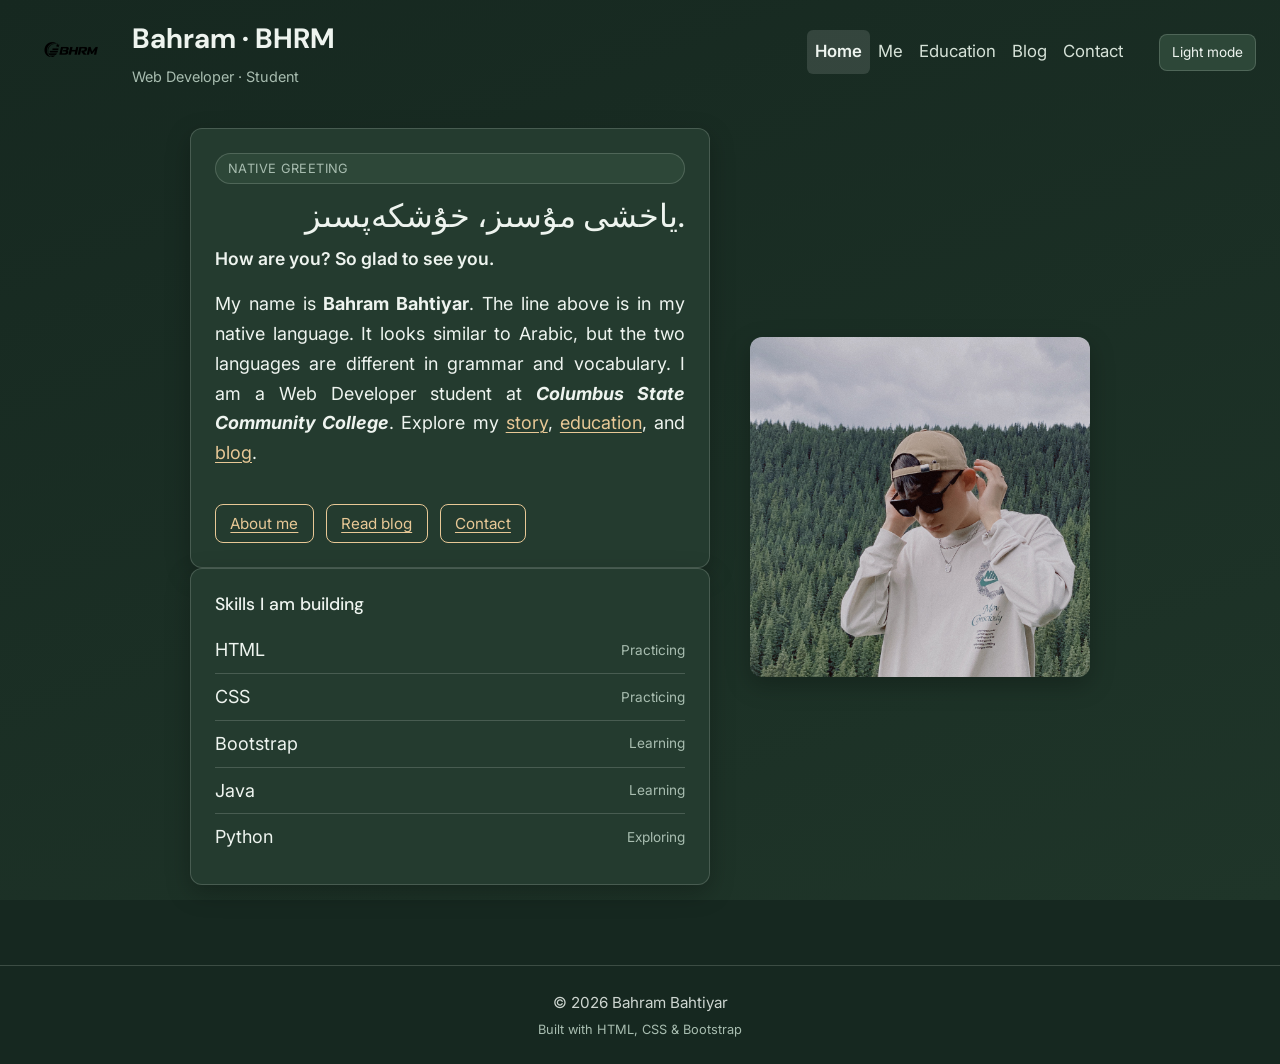
<file: index.html>
<!DOCTYPE html>
<html lang="en">

<head>
    <meta charset="utf-8" />
    <meta name="viewport" content="width=device-width, initial-scale=1.0">
    <meta name="description" content="Bahram Bahtiyar — Web Developer student at Columbus State Community College.">
    <title>Home | BHRM</title>
    <link rel="icon" href="images/BHRM.png" type="image/png">
    <link href="https://cdn.jsdelivr.net/npm/bootstrap@5.3.0/dist/css/bootstrap.min.css" rel="stylesheet">
    <link rel="stylesheet" href="styles.css">
</head>

<body>

    <!-- Site header: brand block, nav, and theme toggle (see styles.css .site-header) -->
    <header class="site-header">
        <a href="index.html" class="brand-link">
            <img src="images/BHRM.png" class="logo-img" alt="BHRM logo">
            <div class="brand-text">
                <span class="brand-title">Bahram · BHRM</span>
                <span class="brand-tagline">Web Developer · Student</span>
            </div>
        </a>

        <nav class="navbar navbar-expand-lg navbar-dark">
            <div class="container-fluid">
                <button class="navbar-toggler" type="button" data-bs-toggle="collapse" data-bs-target="#navbarNav"
                    aria-controls="navbarNav" aria-expanded="false" aria-label="Toggle navigation">
                    <span class="navbar-toggler-icon"></span>
                </button>
                <div class="collapse navbar-collapse" id="navbarNav">
                    <ul class="navbar-nav ms-auto">
                        <li class="nav-item"><a class="nav-link active" href="index.html" aria-current="page">Home</a></li>
                        <li class="nav-item"><a class="nav-link" href="aboutme.html">Me</a></li>
                        <li class="nav-item"><a class="nav-link" href="education.html">Education</a></li>
                        <li class="nav-item"><a class="nav-link" href="blog.html">Blog</a></li>
                        <li class="nav-item"><a class="nav-link" href="contact.html">Contact</a></li>
                    </ul>
                </div>
            </div>
        </nav>

        <!-- Theme toggle: saves preference in localStorage (see site.js) -->
        <button type="button" class="theme-toggle" id="themeToggle" aria-pressed="false">Light mode</button>
    </header>

    <main class="home">
        <section class="home-layout container-wide">
            <div class="home-text">
                <div class="card">
                    <!-- Badge labels the Uyghur greeting without crowding the headline -->
                    <span class="lang-badge">Native greeting</span>
                    <h2 class="home-greeting">.ياخشى مۇسىز، خۇشكەپسىز</h2>
                    <p class="home-hero-line">How are you? So glad to see you.</p>

                    <p class="text-justify">
                        My name is <strong>Bahram Bahtiyar</strong>.
                        The line above is in my native language. It looks similar to Arabic, but the two languages
                        are different in grammar and vocabulary.
                        I am a Web Developer student at
                        <strong><em>Columbus State Community College</em></strong>.
                        Explore my <a href="aboutme.html">story</a>, <a href="education.html">education</a>,
                        and <a href="blog.html">blog</a>.
                    </p>

                    <div class="quick-links">
                        <a class="btn-link" href="aboutme.html">About me</a>
                        <a class="btn-link" href="blog.html">Read blog</a>
                        <a class="btn-link" href="contact.html">Contact</a>
                    </div>
                </div>

                <!-- Skills panel — update levels as you progress -->
                <div class="card skills-panel">
                    <h3>Skills I am building</h3>
                    <ul class="skills-list">
                        <li><span>HTML</span><span class="skill-level">Practicing</span></li>
                        <li><span>CSS</span><span class="skill-level">Practicing</span></li>
                        <li><span>Bootstrap</span><span class="skill-level">Learning</span></li>
                        <li><span>Java</span><span class="skill-level">Learning</span></li>
                        <li><span>Python</span><span class="skill-level">Exploring</span></li>
                    </ul>
                </div>
            </div>

            <img src="images/abtme5.JPG" class="home-img" alt="Bahram Bahtiyar">
        </section>
    </main>

    <footer class="site-footer">
        <p class="footer-copy">© 2026 Bahram Bahtiyar</p>
        <p class="footer-meta">Built with HTML, CSS &amp; Bootstrap</p>
    </footer>
    <script src="https://cdn.jsdelivr.net/npm/bootstrap@5.3.0/dist/js/bootstrap.bundle.min.js"></script>
    <script src="site.js"></script>
</body>

</html>
</file>
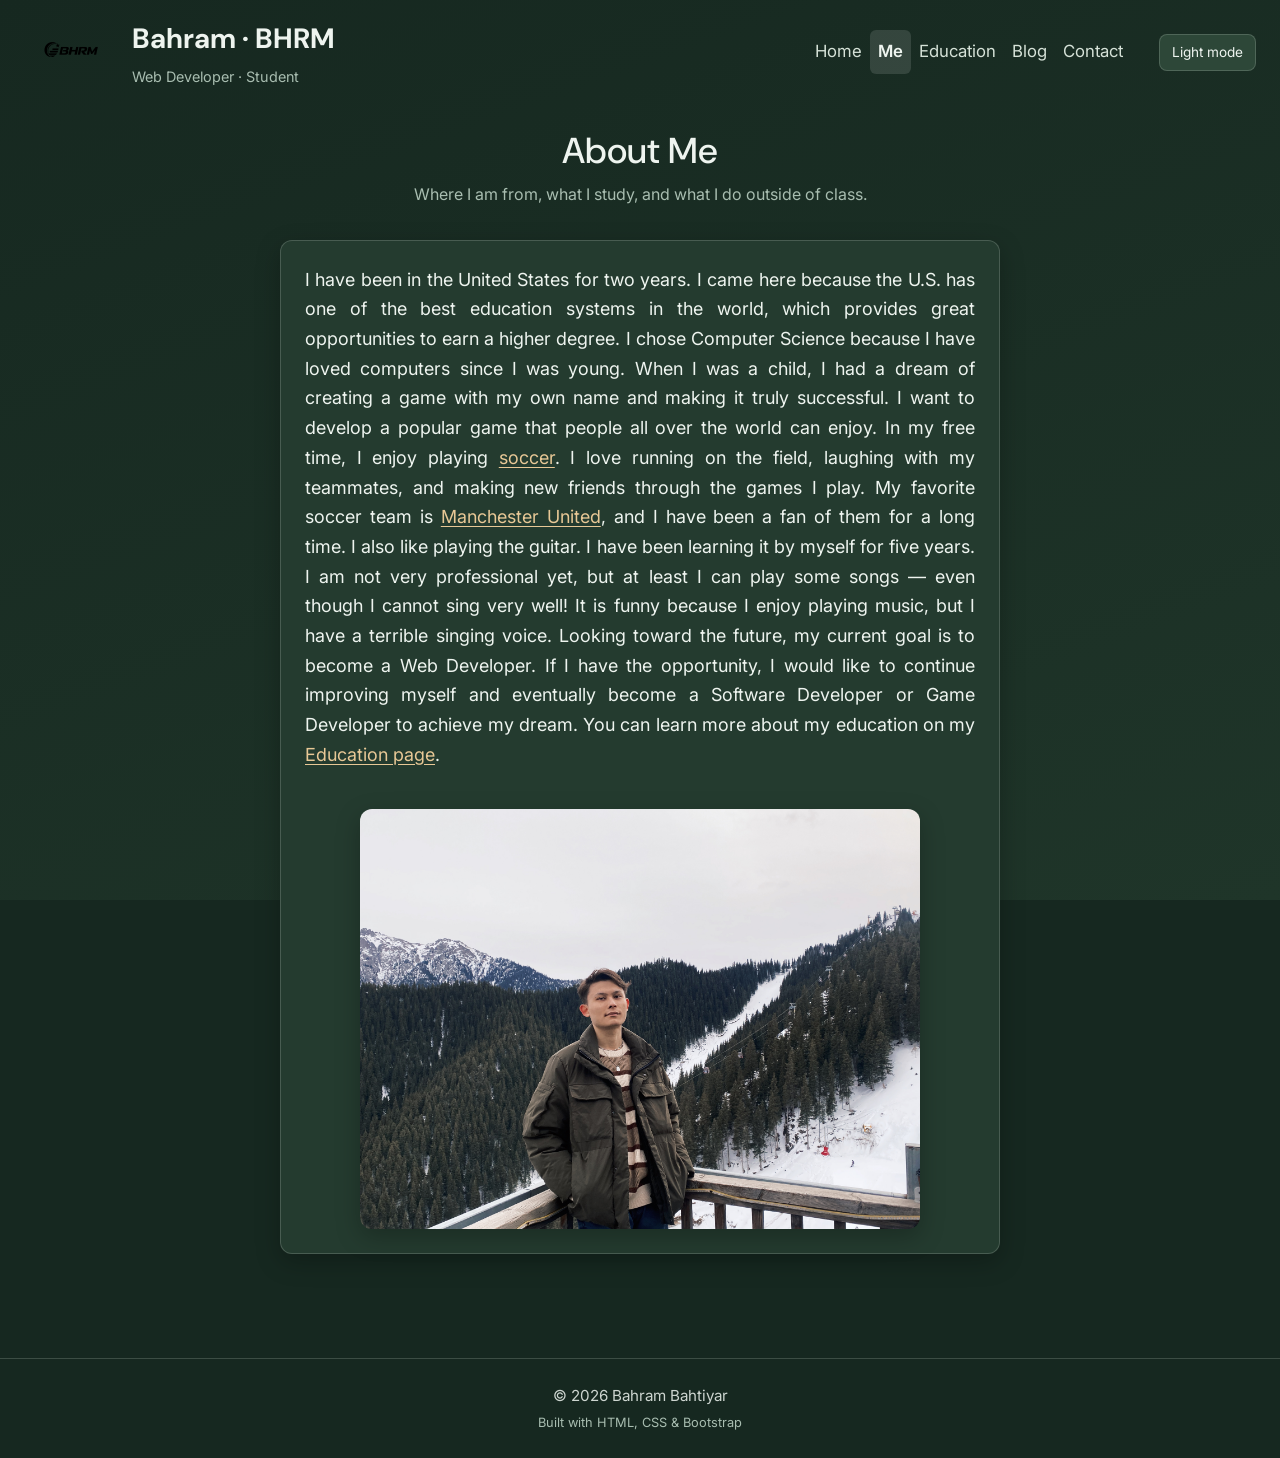
<file: aboutme.html>
<!DOCTYPE html>
<html lang="en">
<head>
   <meta charset="utf-8" />
    <meta name="viewport" content="width=device-width, initial-scale=1.0">
    <meta name="description" content="About Bahram Bahtiyar — background, hobbies, and developer goals.">
    <title>About Me | BHRM</title>
    <link rel="icon" href="images/BHRM.png" type="image/png">
    <link href="https://cdn.jsdelivr.net/npm/bootstrap@5.3.0/dist/css/bootstrap.min.css" rel="stylesheet">
    <link rel="stylesheet" href="styles.css">
</head>
<body>
    <header class="site-header">
        <a href="index.html" class="brand-link">
            <img src="images/BHRM.png" class="logo-img" alt="BHRM logo">
            <div class="brand-text">
                <span class="brand-title">Bahram · BHRM</span>
                <span class="brand-tagline">Web Developer · Student</span>
            </div>
        </a>

        <nav class="navbar navbar-expand-lg navbar-dark">
            <div class="container-fluid">
                <button class="navbar-toggler" type="button" data-bs-toggle="collapse" data-bs-target="#navbarNav"
                    aria-controls="navbarNav" aria-expanded="false" aria-label="Toggle navigation">
                    <span class="navbar-toggler-icon"></span>
                </button>
                <div class="collapse navbar-collapse" id="navbarNav">
                    <ul class="navbar-nav ms-auto">
                        <li class="nav-item"><a class="nav-link" href="index.html">Home</a></li>
                        <li class="nav-item"><a class="nav-link active" href="aboutme.html" aria-current="page">Me</a></li>
                        <li class="nav-item"><a class="nav-link" href="education.html">Education</a></li>
                        <li class="nav-item"><a class="nav-link" href="blog.html">Blog</a></li>
                        <li class="nav-item"><a class="nav-link" href="contact.html">Contact</a></li>
                    </ul>
                </div>
            </div>
        </nav>

        <button type="button" class="theme-toggle" id="themeToggle" aria-pressed="false">Light mode</button>
    </header>

    <main class="aboutme">
        <section class="page-intro container-narrow">
            <h2>About Me</h2>
            <p class="text-muted">Where I am from, what I study, and what I do outside of class.</p>
        </section>

        <!-- Main story wrapped in .card for readable contrast on the gradient background -->
        <section class="container-narrow">
            <div class="card">
                <p class="text-justify">
                    I have been in the United States for two years.
                    I came here because the U.S. has one of the best education systems in the world, which provides great opportunities to earn a higher degree.

                    I chose Computer Science because I have loved computers since I was young.
                    When I was a child, I had a dream of creating a game with my own name and making it truly successful.
                    I want to develop a popular game that people all over the world can enjoy.

                    In my free time, I enjoy playing <a href="https://en.wikipedia.org/wiki/Association_football" target="_blank" rel="noopener noreferrer">soccer</a>.
                    I love running on the field, laughing with my teammates, and making new friends through the games I play.
                    My favorite soccer team is <a href="https://en.wikipedia.org/wiki/Manchester_United_F.C." target="_blank" rel="noopener noreferrer">Manchester United</a>,
                    and I have been a fan of them for a long time.
                    I also like playing the guitar. I have been learning it by myself for five years.
                    I am not very professional yet, but at least I can play some songs — even though I cannot sing very well!
                    It is funny because I enjoy playing music, but I have a terrible singing voice.

                    Looking toward the future, my current goal is to become a Web Developer.
                    If I have the opportunity, I would like to continue improving myself and eventually become a Software Developer or Game Developer to achieve my dream.
                    You can learn more about my education on my <a href="education.html">Education page</a>.
                </p>
                <img src="images/abtme6.JPG" class="abtme-img" alt="Bahram Bahtiyar outdoors">
            </div>
        </section>
    </main>

    <footer class="site-footer">
        <p class="footer-copy">© 2026 Bahram Bahtiyar</p>
        <p class="footer-meta">Built with HTML, CSS &amp; Bootstrap</p>
    </footer>
    <script src="https://cdn.jsdelivr.net/npm/bootstrap@5.3.0/dist/js/bootstrap.bundle.min.js"></script>
    <script src="site.js"></script>
</body>
</html>
</file>
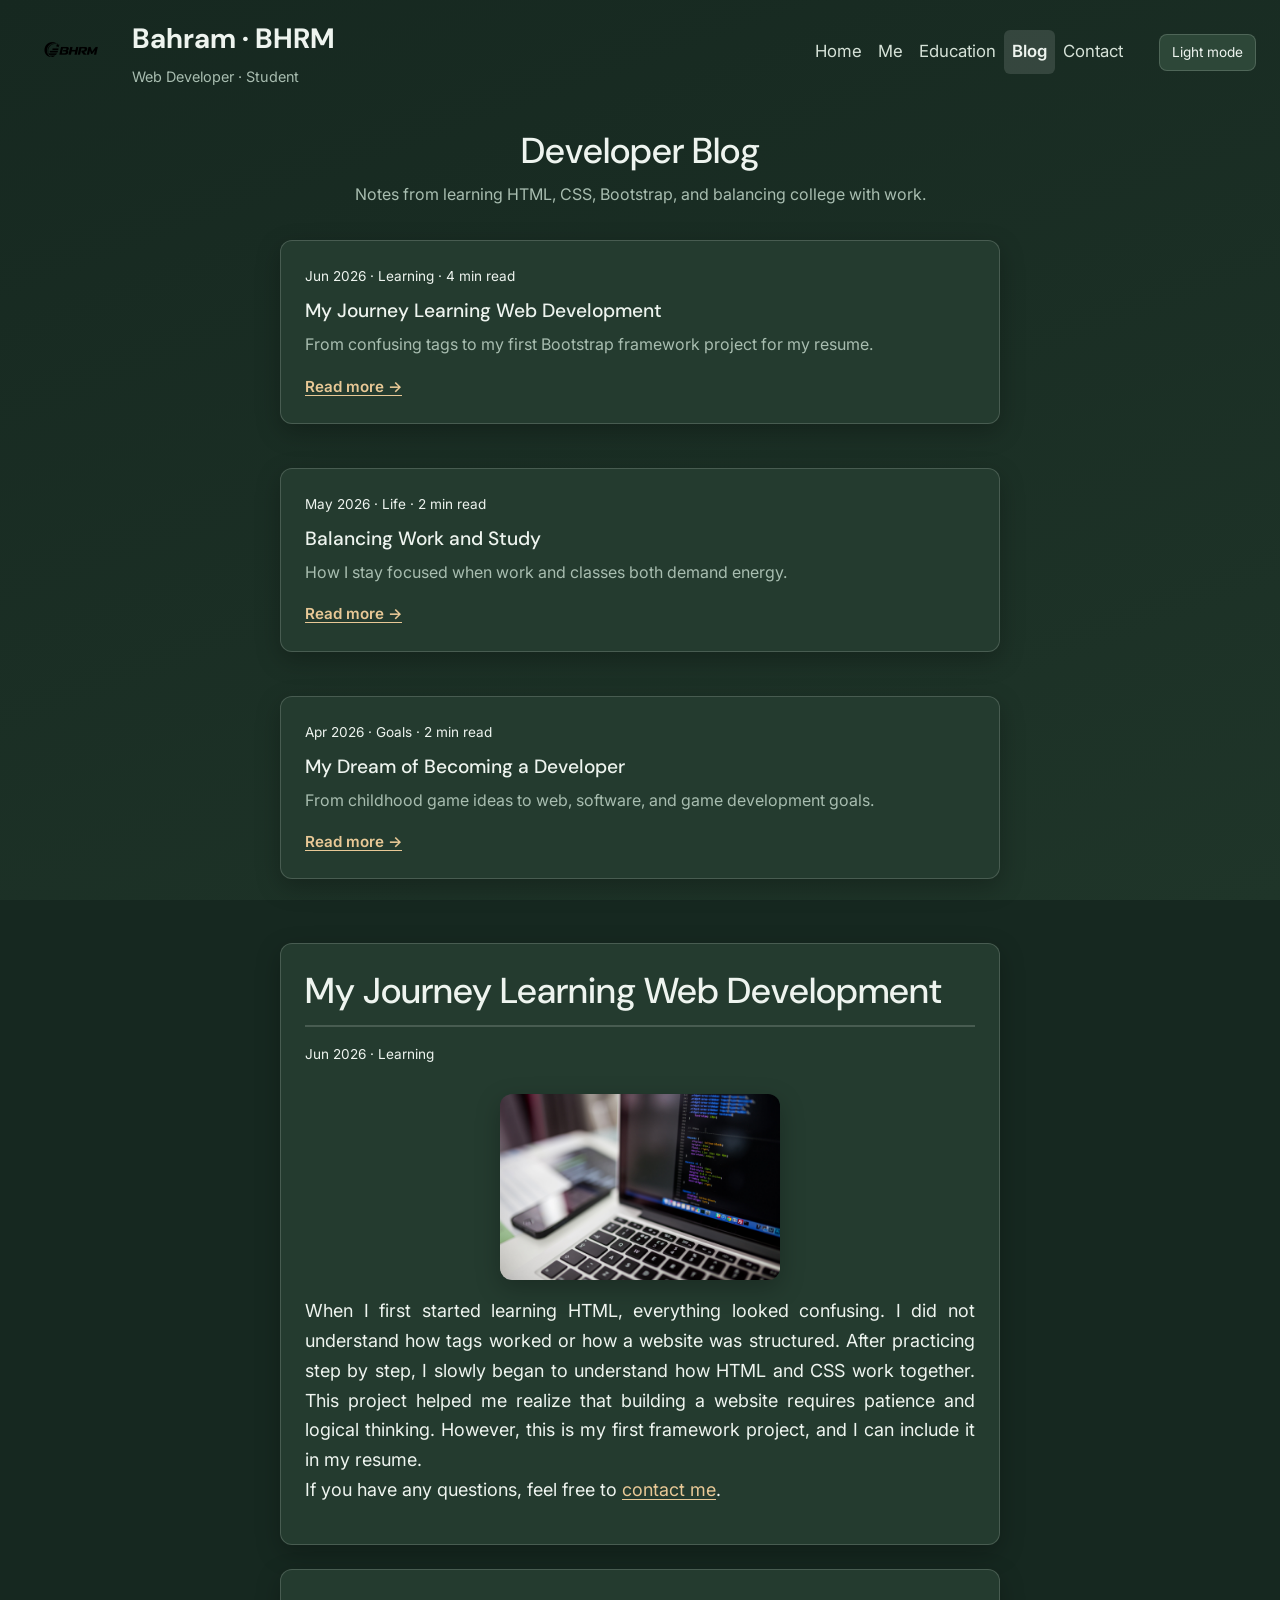
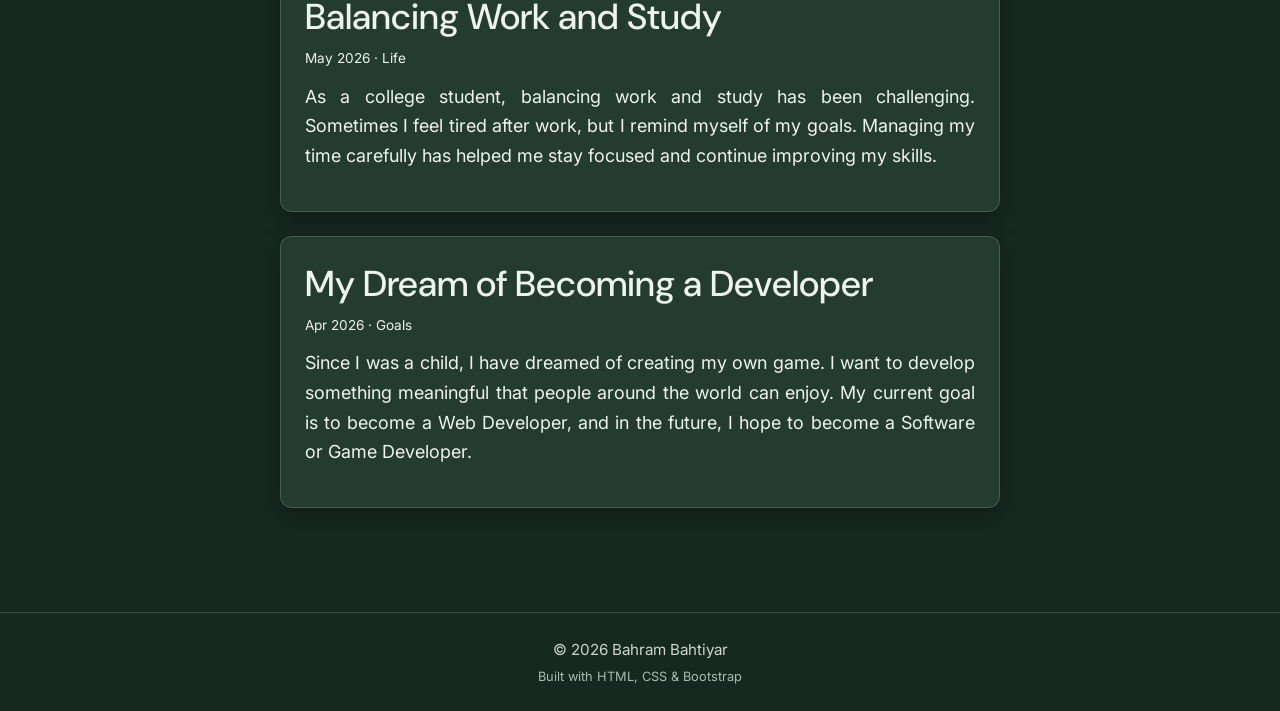
<file: blog.html>
<!DOCTYPE html>
<html lang="en">
<head>
    <meta charset="utf-8" />
    <meta name="viewport" content="width=device-width, initial-scale=1.0">
    <meta name="description" content="Blog posts about learning web development, work-study balance, and developer goals.">
    <title>Blog | BHRM</title>
    <link rel="icon" href="images/BHRM.png" type="image/png">
    <link href="https://cdn.jsdelivr.net/npm/bootstrap@5.3.0/dist/css/bootstrap.min.css" rel="stylesheet">
    <link rel="stylesheet" href="styles.css">
</head>

<body>
    <header class="site-header">
        <a href="index.html" class="brand-link">
            <img src="images/BHRM.png" class="logo-img" alt="BHRM logo">
            <div class="brand-text">
                <span class="brand-title">Bahram · BHRM</span>
                <span class="brand-tagline">Web Developer · Student</span>
            </div>
        </a>

        <nav class="navbar navbar-expand-lg navbar-dark">
            <div class="container-fluid">
                <button class="navbar-toggler" type="button" data-bs-toggle="collapse" data-bs-target="#navbarNav"
                    aria-controls="navbarNav" aria-expanded="false" aria-label="Toggle navigation">
                    <span class="navbar-toggler-icon"></span>
                </button>
                <div class="collapse navbar-collapse" id="navbarNav">
                    <ul class="navbar-nav ms-auto">
                        <li class="nav-item"><a class="nav-link" href="index.html">Home</a></li>
                        <li class="nav-item"><a class="nav-link" href="aboutme.html">Me</a></li>
                        <li class="nav-item"><a class="nav-link" href="education.html">Education</a></li>
                        <li class="nav-item"><a class="nav-link active" href="blog.html" aria-current="page">Blog</a></li>
                        <li class="nav-item"><a class="nav-link" href="contact.html">Contact</a></li>
                    </ul>
                </div>
            </div>
        </nav>

        <button type="button" class="theme-toggle" id="themeToggle" aria-pressed="false">Light mode</button>
    </header>

    <main class="blog">
        <!-- Page intro — same pattern on Education, Contact, About -->
        <section class="page-intro container-narrow">
            <h2>Developer Blog</h2>
            <p class="text-muted">Notes from learning HTML, CSS, Bootstrap, and balancing college with work.</p>
        </section>

        <!-- Blog index: card previews link to full posts below via #anchors -->
        <section class="blog-index container-narrow" aria-label="Blog post list">
            <article class="card blog-card">
                <p class="post-meta"><span>Jun 2026</span><span>Learning</span><span>4 min read</span></p>
                <h3><a href="#post-webdev">My Journey Learning Web Development</a></h3>
                <p class="text-muted">From confusing tags to my first Bootstrap framework project for my resume.</p>
                <a class="read-more" href="#post-webdev">Read more →</a>
            </article>

            <article class="card blog-card">
                <p class="post-meta"><span>May 2026</span><span>Life</span><span>2 min read</span></p>
                <h3><a href="#post-balance">Balancing Work and Study</a></h3>
                <p class="text-muted">How I stay focused when work and classes both demand energy.</p>
                <a class="read-more" href="#post-balance">Read more →</a>
            </article>

            <article class="card blog-card">
                <p class="post-meta"><span>Apr 2026</span><span>Goals</span><span>2 min read</span></p>
                <h3><a href="#post-dream">My Dream of Becoming a Developer</a></h3>
                <p class="text-muted">From childhood game ideas to web, software, and game development goals.</p>
                <a class="read-more" href="#post-dream">Read more →</a>
            </article>
        </section>

        <!-- Full articles — ids match the card links above -->
        <section class="blog-articles container-narrow" id="articles" aria-label="Full blog posts">
            <article id="post-webdev" class="card blog-post-full">
                <h2 class="blog-brdr">My Journey Learning Web Development</h2>
                <p class="post-meta"><span>Jun 2026</span><span>Learning</span></p>
                <img src="images/code1.jpg" class="blog-img" alt="Code on a computer screen">
                <p class="text-justify">
                    When I first started learning HTML, everything looked confusing.
                    I did not understand how tags worked or how a website was structured.
                    After practicing step by step, I slowly began to understand how HTML and CSS work together.
                    This project helped me realize that building a website requires patience and logical thinking.
                    However, this is my first framework project, and I can include it in my resume.<br>
                    If you have any questions, feel free to <a href="contact.html">contact me</a>.
                </p>
            </article>

            <article id="post-balance" class="card blog-post-full">
                <h2>Balancing Work and Study</h2>
                <p class="post-meta"><span>May 2026</span><span>Life</span></p>
                <p class="text-justify">
                    As a college student, balancing work and study has been challenging.
                    Sometimes I feel tired after work, but I remind myself of my goals.
                    Managing my time carefully has helped me stay focused and continue improving my skills.
                </p>
            </article>

            <article id="post-dream" class="card blog-post-full">
                <h2>My Dream of Becoming a Developer</h2>
                <p class="post-meta"><span>Apr 2026</span><span>Goals</span></p>
                <p class="text-justify">
                    Since I was a child, I have dreamed of creating my own game.
                    I want to develop something meaningful that people around the world can enjoy.
                    My current goal is to become a Web Developer, and in the future, I hope to become a Software or Game Developer.
                </p>
            </article>
        </section>
    </main>

    <footer class="site-footer">
        <p class="footer-copy">© 2026 Bahram Bahtiyar</p>
        <p class="footer-meta">Built with HTML, CSS &amp; Bootstrap</p>
    </footer>
    <script src="https://cdn.jsdelivr.net/npm/bootstrap@5.3.0/dist/js/bootstrap.bundle.min.js"></script>
    <script src="site.js"></script>
</body>
</html>
</file>
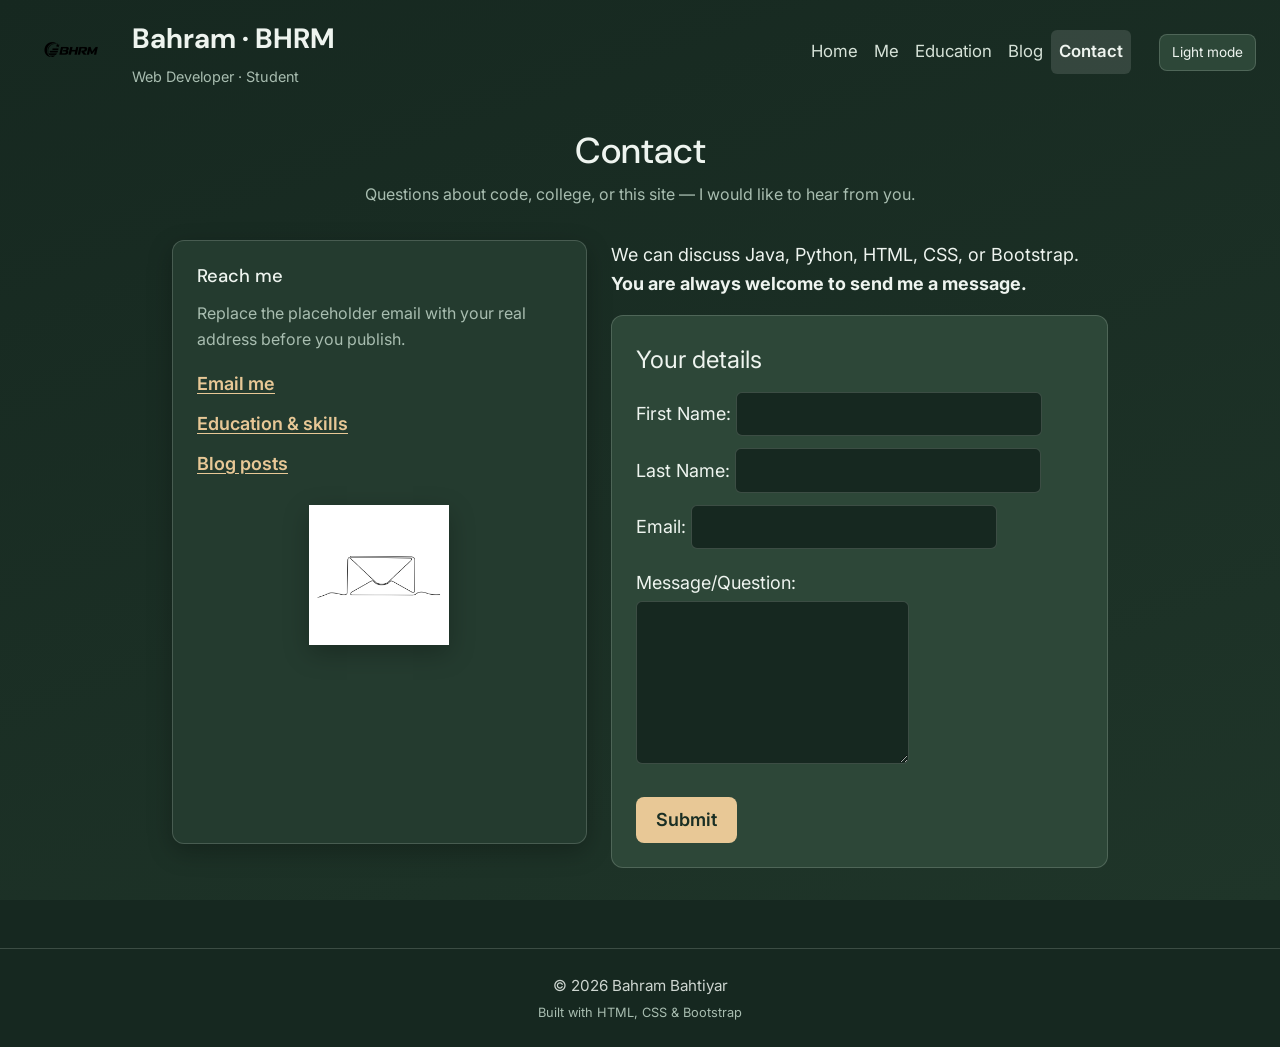
<file: contact.html>
<!DOCTYPE html>
<html lang="en">
<head>
    <meta charset="utf-8" />
    <meta name="viewport" content="width=device-width, initial-scale=1.0">
    <meta name="description" content="Contact Bahram Bahtiyar — questions about web development, Java, Python, HTML, or CSS.">
    <title>Contact | BHRM</title>
    <link rel="icon" href="images/BHRM.png" type="image/png">
    <link href="https://cdn.jsdelivr.net/npm/bootstrap@5.3.0/dist/css/bootstrap.min.css" rel="stylesheet">
    <link rel="stylesheet" href="styles.css">
</head>

<body>
    <header class="site-header">
        <a href="index.html" class="brand-link">
            <img src="images/BHRM.png" class="logo-img" alt="BHRM logo">
            <div class="brand-text">
                <span class="brand-title">Bahram · BHRM</span>
                <span class="brand-tagline">Web Developer · Student</span>
            </div>
        </a>

        <nav class="navbar navbar-expand-lg navbar-dark">
            <div class="container-fluid">
                <button class="navbar-toggler" type="button" data-bs-toggle="collapse" data-bs-target="#navbarNav"
                    aria-controls="navbarNav" aria-expanded="false" aria-label="Toggle navigation">
                    <span class="navbar-toggler-icon"></span>
                </button>
                <div class="collapse navbar-collapse" id="navbarNav">
                    <ul class="navbar-nav ms-auto">
                        <li class="nav-item"><a class="nav-link" href="index.html">Home</a></li>
                        <li class="nav-item"><a class="nav-link" href="aboutme.html">Me</a></li>
                        <li class="nav-item"><a class="nav-link" href="education.html">Education</a></li>
                        <li class="nav-item"><a class="nav-link" href="blog.html">Blog</a></li>
                        <li class="nav-item"><a class="nav-link active" href="contact.html" aria-current="page">Contact</a></li>
                    </ul>
                </div>
            </div>
        </nav>

        <button type="button" class="theme-toggle" id="themeToggle" aria-pressed="false">Light mode</button>
    </header>

    <main class="contact">
        <section class="page-intro container-narrow">
            <h2>Contact</h2>
            <p class="text-muted">Questions about code, college, or this site — I would like to hear from you.</p>
        </section>

        <!-- Two-column layout: quick links left, form right (stacks on mobile — see .contact-layout) -->
        <section class="container page-wrap">
            <div class="contact-layout">
                <aside class="card contact-aside">
                    <h3>Reach me</h3>
                    <p class="text-muted">Replace the placeholder email with your real address before you publish.</p>
                    <ul class="contact-links">
                        <!-- mailto: update href to your student or personal email -->
                        <li><a href="mailto:your.email@example.com">Email me</a></li>
                        <li><a href="education.html">Education &amp; skills</a></li>
                        <li><a href="blog.html">Blog posts</a></li>
                    </ul>
                    <img src="images/contact.jpg" class="contact-img" alt="Contact illustration">
                </aside>

                <div>
                    <p>
                        We can discuss Java, Python, HTML, CSS, or Bootstrap.
                        <strong>You are always welcome to send me a message.</strong>
                    </p>
                    <!-- Form is front-end only until you connect a backend or Formspree -->
                    <form action="#" method="post">
                        <fieldset>
                            <legend>Your details</legend>
                            <label for="firstName">First Name:</label>
                            <input type="text" id="firstName" name="firstName" required><br>

                            <label for="lastName">Last Name:</label>
                            <input type="text" id="lastName" name="lastName" required><br>

                            <label for="email">Email:</label>
                            <input type="email" id="email" name="email" required><br>

                            <label for="message">Message/Question:</label><br>
                            <textarea id="message" name="message" rows="5" required></textarea><br>

                            <input type="submit" value="Submit">
                        </fieldset>
                    </form>
                </div>
            </div>
        </section>
    </main>

    <footer class="site-footer">
        <p class="footer-copy">© 2026 Bahram Bahtiyar</p>
        <p class="footer-meta">Built with HTML, CSS &amp; Bootstrap</p>
    </footer>
    <script src="https://cdn.jsdelivr.net/npm/bootstrap@5.3.0/dist/js/bootstrap.bundle.min.js"></script>
    <script src="site.js"></script>
</body>
</html>
</file>
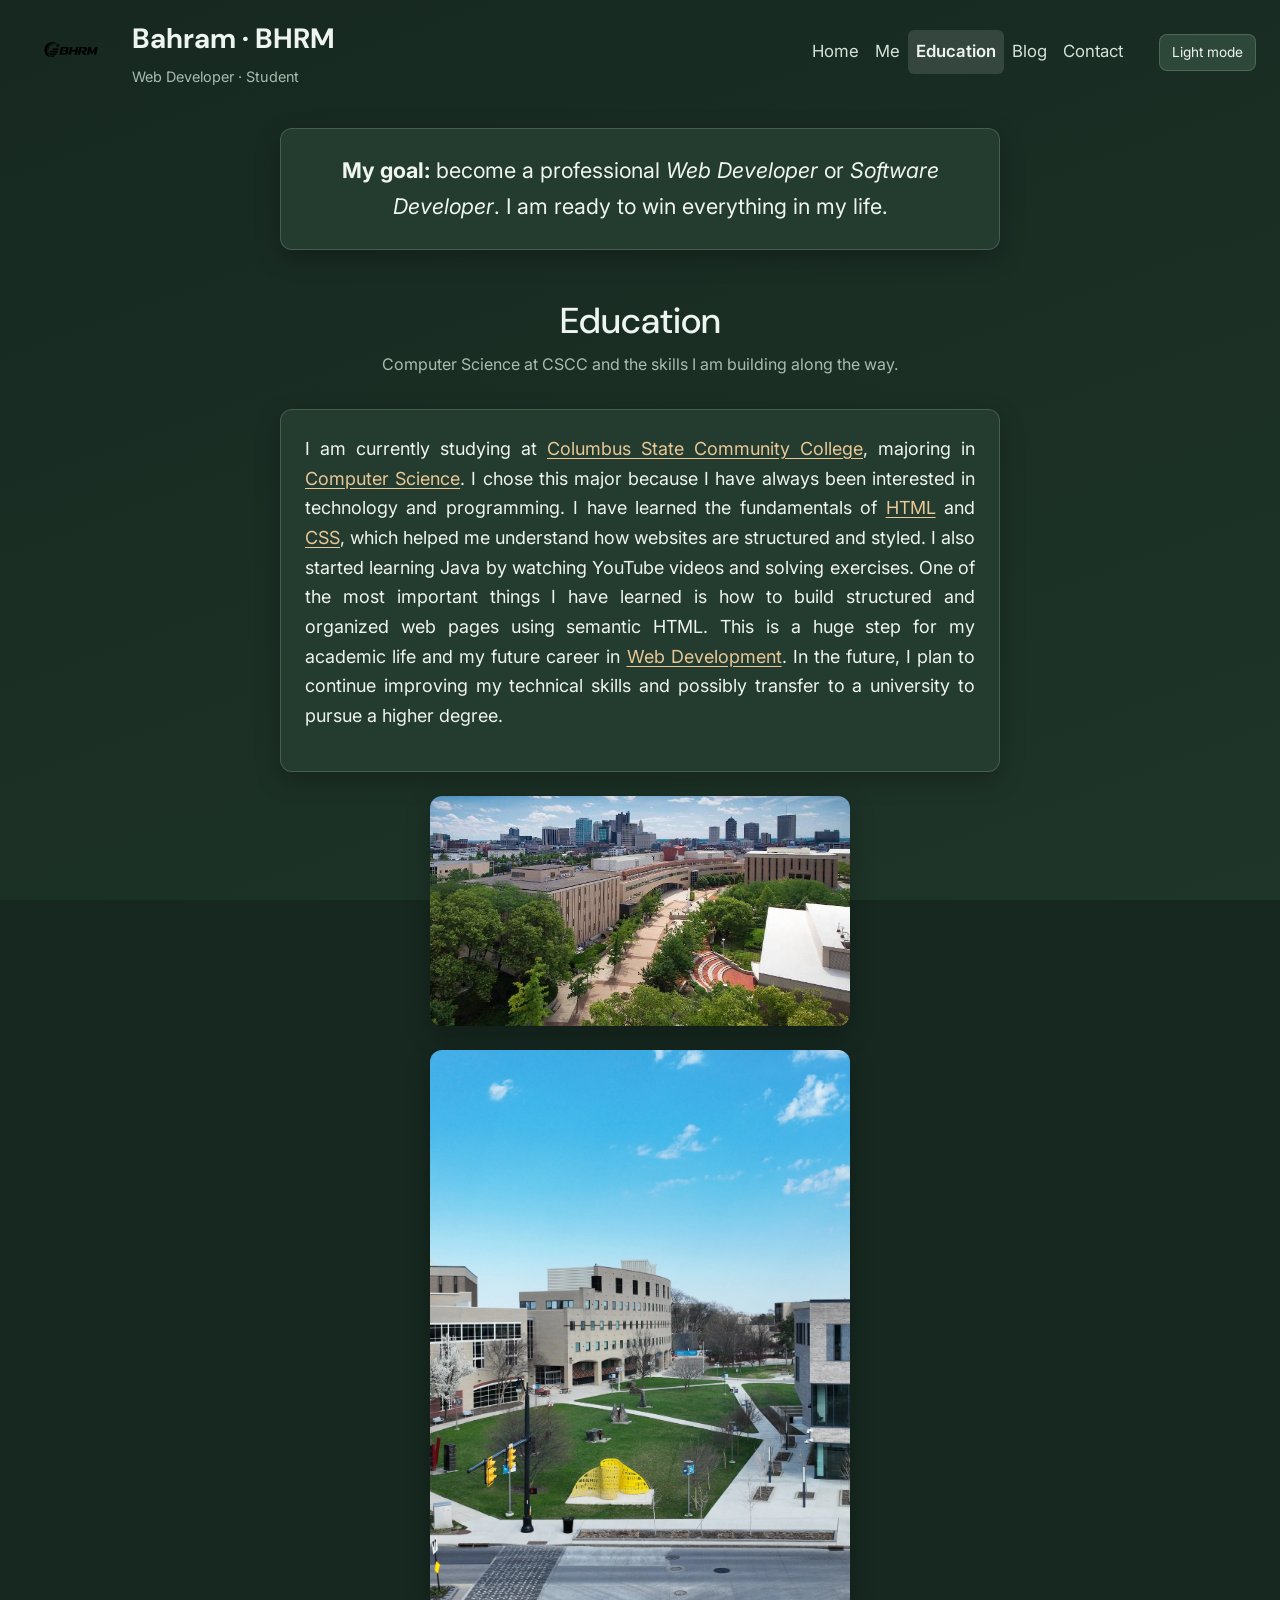
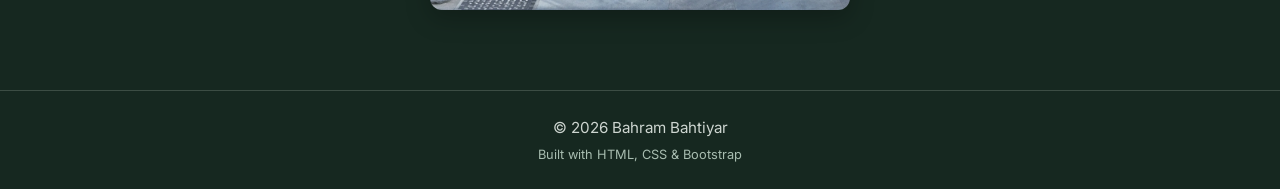
<file: education.html>
<!DOCTYPE html>
<html lang="en">
<head>
    <meta charset="utf-8" />
    <meta name="viewport" content="width=device-width, initial-scale=1.0">
    <meta name="description" content="Education and career path — Computer Science at Columbus State Community College.">
    <title>Education | BHRM</title>
    <link rel="icon" href="images/BHRM.png" type="image/png">
    <link href="https://cdn.jsdelivr.net/npm/bootstrap@5.3.0/dist/css/bootstrap.min.css" rel="stylesheet">
    <link rel="stylesheet" href="styles.css">
</head>

<body>
    <header class="site-header">
        <a href="index.html" class="brand-link">
            <img src="images/BHRM.png" class="logo-img" alt="BHRM logo">
            <div class="brand-text">
                <span class="brand-title">Bahram · BHRM</span>
                <span class="brand-tagline">Web Developer · Student</span>
            </div>
        </a>

        <nav class="navbar navbar-expand-lg navbar-dark">
            <div class="container-fluid">
                <button class="navbar-toggler" type="button" data-bs-toggle="collapse" data-bs-target="#navbarNav"
                    aria-controls="navbarNav" aria-expanded="false" aria-label="Toggle navigation">
                    <span class="navbar-toggler-icon"></span>
                </button>
                <div class="collapse navbar-collapse" id="navbarNav">
                    <ul class="navbar-nav ms-auto">
                        <li class="nav-item"><a class="nav-link" href="index.html">Home</a></li>
                        <li class="nav-item"><a class="nav-link" href="aboutme.html">Me</a></li>
                        <li class="nav-item"><a class="nav-link active" href="education.html" aria-current="page">Education</a></li>
                        <li class="nav-item"><a class="nav-link" href="blog.html">Blog</a></li>
                        <li class="nav-item"><a class="nav-link" href="contact.html">Contact</a></li>
                    </ul>
                </div>
            </div>
        </nav>

        <button type="button" class="theme-toggle" id="themeToggle" aria-pressed="false">Light mode</button>
    </header>

    <main class="education">
        <!-- Hero banner — main career goal visible before long text -->
        <section class="container-narrow">
            <div class="hero-banner card">
                <p class="goal-text">
                    <strong>My goal:</strong> become a professional
                    <em>Web Developer</em> or <em>Software Developer</em>.
                    I am ready to win everything in my life.
                </p>
            </div>
        </section>

        <section class="page-intro container-narrow">
            <h2>Education</h2>
            <p class="text-muted">Computer Science at CSCC and the skills I am building along the way.</p>
        </section>

        <section class="container-narrow">
            <div class="card edu-content">
                <p class="text-justify">
                    I am currently studying at
                    <a href="https://www.cscc.edu/" target="_blank" rel="noopener noreferrer">Columbus State Community College</a>,
                    majoring in
                    <a href="https://en.wikipedia.org/wiki/Computer_science" target="_blank" rel="noopener noreferrer">Computer Science</a>.

                    I chose this major because I have always been interested in technology and programming.
                    I have learned the fundamentals of
                    <a href="https://en.wikipedia.org/wiki/HTML" target="_blank" rel="noopener noreferrer">HTML</a>
                    and
                    <a href="https://en.wikipedia.org/wiki/CSS" target="_blank" rel="noopener noreferrer">CSS</a>,
                    which helped me understand how websites are structured and styled.

                    I also started learning Java by watching YouTube videos and solving exercises.
                    One of the most important things I have learned is how to build structured and organized web pages using semantic HTML.

                    This is a huge step for my academic life and my future career in
                    <a href="https://en.wikipedia.org/wiki/Web_developer" target="_blank" rel="noopener noreferrer">Web Development</a>.

                    In the future, I plan to continue improving my technical skills and possibly transfer to a university to pursue a higher degree.
                </p>
            </div>

            <div class="edu-images">
                <img src="images/edu1.jpg" class="edu-img1" alt="Studying at Columbus State">
                <img src="images/edu2.webp" class="edu-img2" alt="Computer science coursework">
            </div>
        </section>
    </main>

    <footer class="site-footer">
        <p class="footer-copy">© 2026 Bahram Bahtiyar</p>
        <p class="footer-meta">Built with HTML, CSS &amp; Bootstrap</p>
    </footer>
    <script src="https://cdn.jsdelivr.net/npm/bootstrap@5.3.0/dist/js/bootstrap.bundle.min.js"></script>
    <script src="site.js"></script>
</body>
</html>
</file>
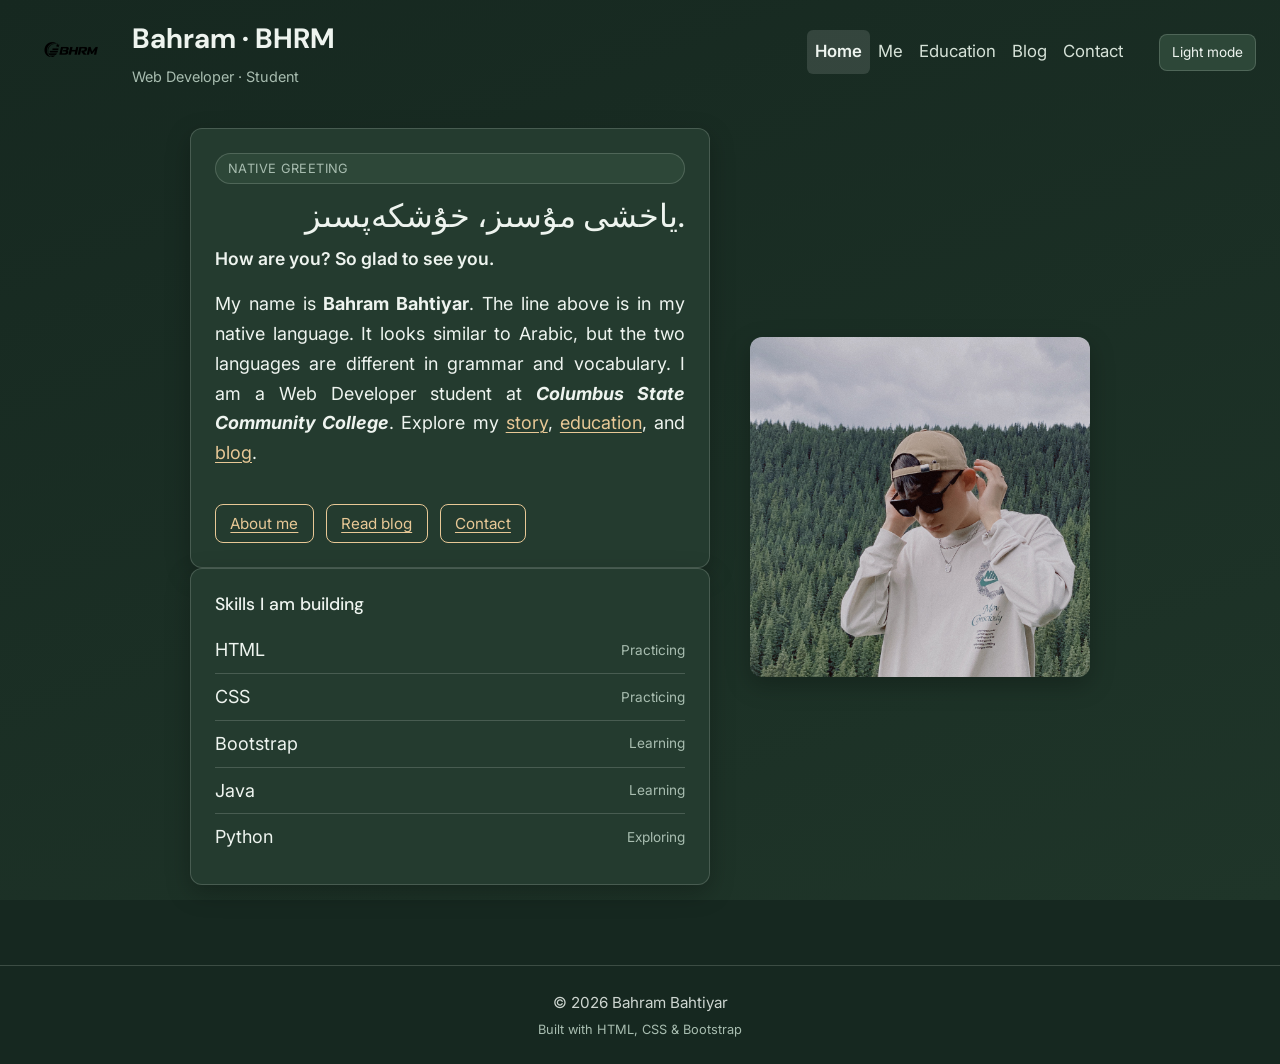
<file: homeai.html>
<!DOCTYPE html>
<html lang="en">

<head>
    <meta charset="utf-8" />
    <meta name="viewport" content="width=device-width, initial-scale=1.0">
    <meta name="description" content="Bahram Bahtiyar — Web Developer student at Columbus State Community College.">
    <title>Home | BHRM</title>
    <link rel="icon" href="images/BHRM.png" type="image/png">
    <link href="https://cdn.jsdelivr.net/npm/bootstrap@5.3.0/dist/css/bootstrap.min.css" rel="stylesheet">
    <link rel="stylesheet" href="styles.css">
</head>

<body>

    <!-- Site header: brand block, nav, and theme toggle (see styles.css .site-header) -->
    <header class="site-header">
        <a href="homeai.html" class="brand-link">
            <img src="images/BHRM.png" class="logo-img" alt="BHRM logo">
            <div class="brand-text">
                <span class="brand-title">Bahram · BHRM</span>
                <span class="brand-tagline">Web Developer · Student</span>
            </div>
        </a>

        <nav class="navbar navbar-expand-lg navbar-dark">
            <div class="container-fluid">
                <button class="navbar-toggler" type="button" data-bs-toggle="collapse" data-bs-target="#navbarNav"
                    aria-controls="navbarNav" aria-expanded="false" aria-label="Toggle navigation">
                    <span class="navbar-toggler-icon"></span>
                </button>
                <div class="collapse navbar-collapse" id="navbarNav">
                    <ul class="navbar-nav ms-auto">
                        <li class="nav-item"><a class="nav-link active" href="homeai.html" aria-current="page">Home</a></li>
                        <li class="nav-item"><a class="nav-link" href="aboutme.html">Me</a></li>
                        <li class="nav-item"><a class="nav-link" href="education.html">Education</a></li>
                        <li class="nav-item"><a class="nav-link" href="blog.html">Blog</a></li>
                        <li class="nav-item"><a class="nav-link" href="contact.html">Contact</a></li>
                    </ul>
                </div>
            </div>
        </nav>

        <!-- Theme toggle: saves preference in localStorage (see site.js) -->
        <button type="button" class="theme-toggle" id="themeToggle" aria-pressed="false">Light mode</button>
    </header>

    <main class="home">
        <section class="home-layout container-wide">
            <div class="home-text">
                <div class="card">
                    <!-- Badge labels the Uyghur greeting without crowding the headline -->
                    <span class="lang-badge">Native greeting</span>
                    <h2 class="home-greeting">.ياخشى مۇسىز، خۇشكەپسىز</h2>
                    <p class="home-hero-line">How are you? So glad to see you.</p>

                    <p class="text-justify">
                        My name is <strong>Bahram Bahtiyar</strong>.
                        The line above is in my native language. It looks similar to Arabic, but the two languages
                        are different in grammar and vocabulary.
                        I am a Web Developer student at
                        <strong><em>Columbus State Community College</em></strong>.
                        Explore my <a href="aboutme.html">story</a>, <a href="education.html">education</a>,
                        and <a href="blog.html">blog</a>.
                    </p>

                    <div class="quick-links">
                        <a class="btn-link" href="aboutme.html">About me</a>
                        <a class="btn-link" href="blog.html">Read blog</a>
                        <a class="btn-link" href="contact.html">Contact</a>
                    </div>
                </div>

                <!-- Skills panel — update levels as you progress -->
                <div class="card skills-panel">
                    <h3>Skills I am building</h3>
                    <ul class="skills-list">
                        <li><span>HTML</span><span class="skill-level">Practicing</span></li>
                        <li><span>CSS</span><span class="skill-level">Practicing</span></li>
                        <li><span>Bootstrap</span><span class="skill-level">Learning</span></li>
                        <li><span>Java</span><span class="skill-level">Learning</span></li>
                        <li><span>Python</span><span class="skill-level">Exploring</span></li>
                    </ul>
                </div>
            </div>

            <img src="images/abtme5.JPG" class="home-img" alt="Bahram Bahtiyar">
        </section>
    </main>

    <footer class="site-footer">
        <p class="footer-copy">© 2026 Bahram Bahtiyar</p>
        <p class="footer-meta">Built with HTML, CSS &amp; Bootstrap</p>
    </footer>
    <script src="https://cdn.jsdelivr.net/npm/bootstrap@5.3.0/dist/js/bootstrap.bundle.min.js"></script>
    <script src="site.js"></script>
</body>

</html>
</file>
<file: styles.css>
/* Google Fonts — loaded first (@import must stay at top of the file) */
@import url("https://fonts.googleapis.com/css2?family=DM+Sans:wght@600;700&family=Inter:wght@400;600&display=swap");

/* ==========================================================================
   Design tokens — one place to tune colors, type, and spacing site-wide
   ========================================================================== */
:root {
    color-scheme: dark;
    /* Dark mode — forest greens + warm sand accents (no cyan/teal) */
    --color-bg: #162820;
    --color-bg-gradient-end: #1f3529;
    --color-surface: #243b2f;
    --color-surface-raised: #2d4738;
    --color-border: rgba(230, 240, 232, 0.18);
    --color-text: #eef4ef;
    --color-text-muted: #a8bdb0;
    --color-accent: #e8c896;
    --color-accent-hover: #f5ddb0;
    --color-nav: #d6e2d8;
    --color-on-accent: #1a2f24;
    --font-heading: "DM Sans", "Trebuchet MS", Arial, sans-serif;
    --font-body: "Inter", "Segoe UI", Arial, sans-serif;
    --radius-card: 12px;
    --shadow-card: 0 8px 24px rgba(0, 0, 0, 0.25);
    --content-max: 720px;
    --content-wide: 960px;
    --space-page: 1.5rem;
}

/* Light theme — toggled via data-theme on <html> (see site.js) */
html[data-theme="light"] {
    color-scheme: light;
    --color-bg: #e8f2eb;
    --color-bg-gradient-end: #d4e6da;
    --color-surface: #ffffff;
    --color-surface-raised: #f4faf6;
    --color-border: rgba(30, 61, 42, 0.15);
    --color-text: #1a3324;
    --color-text-muted: #4a6b55;
    --color-accent: #2d6b4a;
    --color-accent-hover: #1e5238;
    --color-nav: #2d5a3d;
    --color-on-accent: #ffffff;
    --shadow-card: 0 8px 20px rgba(30, 61, 42, 0.12);
}

/* ==========================================================================
   Base layout & typography
   ========================================================================== */
html {
    /* Smooth scroll when blog cards link to #post-* anchors */
    scroll-behavior: smooth;
}

body {
    background-color: var(--color-bg);
    background-image: linear-gradient(160deg, var(--color-bg) 0%, var(--color-bg-gradient-end) 100%);
    background-attachment: fixed;
    color: var(--color-text);
    font-family: var(--font-body);
    font-size: 1.125rem;
    line-height: 1.65;
    margin: 0;
    min-height: 100vh;
}

main {
    padding: 0 var(--space-page) 3rem;
}

h1, h2, h3, h4 {
    color: var(--color-text);
    font-family: var(--font-heading);
    line-height: 1.25;
}

strong, em {
    color: inherit;
}

h2 {
    font-size: clamp(1.5rem, 4vw, 2.25rem);
    padding-top: 0;
    margin-top: 0;
}

p {
    font-size: inherit;
    margin: 0 0 1rem;
}

p a, .card a {
    color: var(--color-accent);
    text-decoration: underline;
    text-underline-offset: 3px;
}

p a:hover, .card a:hover, nav a:hover {
    color: var(--color-accent-hover);
}

.text-justify {
    text-align: justify;
}

.text-margin {
    margin: 0;
}

.h2-center {
    text-align: center;
}

/* Beats Bootstrap .text-muted (gray/black) on green backgrounds */
.text-muted {
    color: var(--color-text-muted) !important;
    font-size: 1rem;
}

/* Narrow reading column for long prose */
.container-narrow {
    max-width: var(--content-max);
    margin-left: auto;
    margin-right: auto;
}

.container-wide {
    max-width: var(--content-wide);
    margin-left: auto;
    margin-right: auto;
}

/* ==========================================================================
   Reusable card component — blog posts, about text, contact panels
   ========================================================================== */
/* .card — overrides Bootstrap’s white card + dark text in dark mode */
.card {
    --bs-card-bg: var(--color-surface);
    --bs-card-color: var(--color-text);
    background-color: var(--color-surface) !important;
    border: 1px solid var(--color-border);
    border-radius: var(--radius-card);
    box-shadow: var(--shadow-card);
    color: var(--color-text) !important;
    padding: 1.5rem;
    margin-bottom: 1.5rem;
}

.card h2,
.card h3,
.card p,
.card strong,
.card em,
.card li,
.card label,
.card legend {
    color: inherit;
}

/* ==========================================================================
   Site header — brand block + Bootstrap nav + theme toggle
   ========================================================================== */
.site-header {
    align-items: center;
    display: flex;
    flex-wrap: wrap;
    gap: 1rem;
    justify-content: space-between;
    overflow: hidden;
    padding: 1rem var(--space-page);
    position: relative;
}

.brand-link {
    align-items: center;
    color: inherit;
    display: flex;
    gap: 0.75rem;
    text-decoration: none;
}

.brand-link:hover {
    color: var(--color-text);
}

.brand-text {
    display: flex;
    flex-direction: column;
    gap: 0.15rem;
}

.brand-title {
    font-family: var(--font-heading);
    font-size: clamp(1.25rem, 3vw, 1.75rem);
    font-weight: 700;
}

.brand-tagline {
    color: var(--color-text-muted);
    font-size: 0.9rem;
}

.logo-img {
    height: 64px;
    width: auto;
}

.site-header .navbar {
    flex-grow: 1;
    justify-content: flex-end;
    padding: 0;
}

.site-header .nav-link {
    color: var(--color-nav) !important;
    font-size: 1.05rem;
    transition: color 0.2s ease;
}

.site-header .nav-link:hover {
    color: var(--color-accent-hover) !important;
}

/* Active page — pill highlight under current nav item */
.nav-link.active {
    background-color: rgba(255, 255, 255, 0.12);
    border-radius: 6px;
    color: var(--color-text) !important;
    font-weight: 600;
}

html[data-theme="light"] .nav-link.active {
    background-color: rgba(30, 61, 42, 0.1);
}

/* Theme toggle button (wired in site.js) */
.theme-toggle {
    background: var(--color-surface-raised);
    border: 1px solid var(--color-border);
    border-radius: 8px;
    color: var(--color-text);
    cursor: pointer;
    font-family: var(--font-body);
    font-size: 0.85rem;
    padding: 0.4rem 0.75rem;
    white-space: nowrap;
}

.theme-toggle:hover {
    border-color: var(--color-accent);
    color: var(--color-accent);
}

.header-actions {
    align-items: center;
    display: flex;
    gap: 0.5rem;
}

/* ==========================================================================
   Page intro — short title + subtitle under header on inner pages
   ========================================================================== */
.page-intro {
    margin-bottom: 2rem;
    padding-top: 1.5rem;
    text-align: center;
}

.page-intro h2 {
    margin-bottom: 0.5rem;
}

/* ==========================================================================
   Home — greeting badge, hero line, skills strip
   ========================================================================== */
.lang-badge {
    background: var(--color-surface-raised);
    border: 1px solid var(--color-border);
    border-radius: 999px;
    color: var(--color-text-muted);
    display: inline-block;
    font-size: 0.8rem;
    letter-spacing: 0.03em;
    margin-bottom: 0.75rem;
    padding: 0.25rem 0.75rem;
    text-transform: uppercase;
}

.home-greeting {
    direction: rtl;
    font-size: clamp(1.5rem, 4vw, 2rem);
    margin: 0 0 0.5rem;
    unicode-bidi: plaintext;
}

.home-hero-line {
    color: var(--color-accent);
    font-size: 1.1rem;
    font-weight: 600;
    margin-bottom: 1rem;
}

.home-layout {
    align-items: center;
    display: flex;
    flex-wrap: wrap;
    gap: 2.5rem;
    justify-content: center;
    padding-top: 1.5rem;
}

.home-text {
    max-width: 520px;
}

.home-text .card {
    margin-bottom: 0;
}

.home-img {
    border-radius: var(--radius-card);
    max-width: 340px;
    width: 100%;
}

/* Skills list — honest “learning / practicing” labels */
.skills-panel h3 {
    font-size: 1.1rem;
    margin-bottom: 0.75rem;
}

.skills-list {
    list-style: none;
    margin: 0;
    padding: 0;
}

.skills-list li {
    align-items: center;
    border-bottom: 1px solid var(--color-border);
    display: flex;
    justify-content: space-between;
    padding: 0.5rem 0;
}

.skills-list li:last-child {
    border-bottom: none;
}

.skill-level {
    color: var(--color-text-muted);
    font-size: 0.85rem;
}

/* Quick links row on home */
.quick-links {
    display: flex;
    flex-wrap: wrap;
    gap: 0.75rem;
    margin-top: 1.25rem;
}

.btn-link {
    background: transparent;
    border: 1px solid var(--color-accent);
    border-radius: 8px;
    color: var(--color-accent);
    display: inline-block;
    font-size: 0.95rem;
    padding: 0.4rem 0.9rem;
    text-decoration: none;
    transition: background 0.2s ease, color 0.2s ease;
}

.btn-link:hover {
    background: var(--color-accent);
    color: var(--color-on-accent);
}

/* ==========================================================================
   Blog — index cards + full articles (anchor targets)
   ========================================================================== */
.blog-index {
    display: grid;
    gap: 1.25rem;
    margin-bottom: 2.5rem;
}

.blog-card h3 {
    font-size: 1.2rem;
    margin: 0 0 0.5rem;
}

.blog-card h3 a {
    color: var(--color-text);
    text-decoration: none;
}

.blog-card h3 a:hover {
    color: var(--color-accent);
}

.post-meta {
    color: var(--color-text-muted);
    font-size: 0.85rem;
    margin-bottom: 0.75rem;
}

.post-meta span + span::before {
    content: " · ";
}

.read-more {
    color: var(--color-accent);
    font-size: 0.95rem;
    font-weight: 600;
    text-decoration: none;
}

.read-more:hover {
    color: var(--color-accent-hover);
}

.blog-post-full .blog-img {
    border-radius: var(--radius-card);
    display: block;
    margin: 1rem auto;
    max-width: 100%;
    width: 280px;
}

.blog-brdr {
    border-bottom: 2px solid var(--color-border);
    margin-bottom: 1rem;
    padding-bottom: 0.75rem;
}

/* ==========================================================================
   Education — top goal hero + image row
   ========================================================================== */
.hero-banner {
    margin-top: 1.5rem;
    text-align: center;
}

.hero-banner p {
    font-size: clamp(1.1rem, 2.5vw, 1.35rem);
    margin: 0;
}

.goal-text {
    font-size: inherit;
}

.edu-content.card {
    margin-top: 1.5rem;
}

.edu-images {
    display: flex;
    flex-wrap: wrap;
    gap: 1.5rem;
    justify-content: center;
    margin-top: 1.5rem;
}

.edu-img1, .edu-img2 {
    border-radius: var(--radius-card);
    max-width: 420px;
    width: 100%;
}

/* ==========================================================================
   About — prose inside card
   ========================================================================== */
.aboutme .card {
    margin-top: 1.5rem;
}

.abtme-img {
    border-radius: var(--radius-card);
    display: block;
    margin: 1.5rem auto 0;
    max-width: 560px;
    width: 90%;
}

/* ==========================================================================
   Contact — two-column: links aside + form
   ========================================================================== */
.contact-layout {
    display: grid;
    gap: 1.5rem;
    grid-template-columns: 1fr 1.2fr;
    margin-top: 1.5rem;
}

.contact-aside h3 {
    font-size: 1.15rem;
    margin-bottom: 0.75rem;
}

.contact-links {
    list-style: none;
    margin: 0;
    padding: 0;
}

.contact-links li {
    margin-bottom: 0.65rem;
}

.contact-links a {
    color: var(--color-accent);
    font-weight: 600;
}

form {
    background-color: var(--color-surface-raised);
    border: 1px solid var(--color-border);
    border-radius: var(--radius-card);
    color: var(--color-text);
    margin: 0;
    max-width: 100%;
    padding: 1.5rem;
}

form label {
    display: inline-block;
    margin-top: 0.65rem;
}

form input[type="text"],
form input[type="email"],
form textarea {
    background: var(--color-bg);
    border: 1px solid var(--color-border);
    border-radius: 6px;
    color: var(--color-text);
    margin-bottom: 0.5rem;
    margin-top: 0.25rem;
    max-width: 100%;
    padding: 0.4rem 0.5rem;
}

html[data-theme="light"] form input[type="text"],
html[data-theme="light"] form input[type="email"],
html[data-theme="light"] form textarea {
    background: #fff;
}

fieldset {
    border-color: var(--color-border);
    color: var(--color-text);
}

legend {
    color: var(--color-text);
    float: none;
    width: auto;
}

form input[type="submit"] {
    background: var(--color-accent);
    border: none;
    border-radius: 8px;
    color: var(--color-on-accent);
    cursor: pointer;
    font-weight: 600;
    margin-top: 1rem;
    padding: 0.5rem 1.25rem;
}

form input[type="submit"]:hover {
    filter: brightness(1.1);
}

.contact-img {
    display: block;
    margin: 1rem auto 0;
    max-width: 140px;
    width: 100%;
}

/* Legacy Bootstrap container — contact page wrapper */
.container.page-wrap {
    max-width: var(--content-wide);
    width: 92%;
}

/* ==========================================================================
   Images & footer
   ========================================================================== */
img:not(.logo-img) {
    box-shadow: var(--shadow-card);
}

.site-footer {
    border-top: 1px solid var(--color-border);
    margin-top: 2rem;
    padding: 1.5rem var(--space-page);
    text-align: center;
}

.footer-copy {
    font-size: 0.95rem;
    margin: 0 0 0.25rem;
    opacity: 0.85;
}

.footer-meta {
    color: var(--color-text-muted);
    font-size: 0.8rem;
    margin: 0;
    opacity: 1;
}

/* ==========================================================================
   Responsive — stack columns on tablet / phone
   ========================================================================== */
@media (max-width: 900px) {
    .contact-layout {
        grid-template-columns: 1fr;
    }

    .home-layout {
        flex-direction: column;
    }

    .home-img {
        max-width: 100%;
    }

    .edu-img1, .edu-img2 {
        max-width: 100%;
    }
}

@media (max-width: 600px) {
    .site-header {
        flex-direction: column;
        text-align: center;
    }

    .brand-link {
        justify-content: center;
    }

    .header-actions {
        justify-content: center;
        width: 100%;
    }

    .site-header .navbar {
        width: 100%;
    }

    main {
        padding-left: 1rem;
        padding-right: 1rem;
    }
}

/* ==========================================================================
   Bootstrap fixes — navbar toggler + body text in dark mode
   ========================================================================== */
.site-header .navbar-toggler {
    border-color: var(--color-border);
}

.site-header .navbar-toggler-icon {
    filter: brightness(0) invert(0.92);
}

html[data-theme="light"] .site-header .navbar-toggler-icon {
    filter: invert(0.35);
}

/* Form autofill sometimes forces dark text — keep fields readable */
form input:-webkit-autofill,
form input:-webkit-autofill:hover,
form input:-webkit-autofill:focus,
form textarea:-webkit-autofill {
    -webkit-text-fill-color: var(--color-text);
    box-shadow: 0 0 0 1000px var(--color-surface-raised) inset;
    transition: background-color 5000s ease-in-out 0s;
}
</file>
